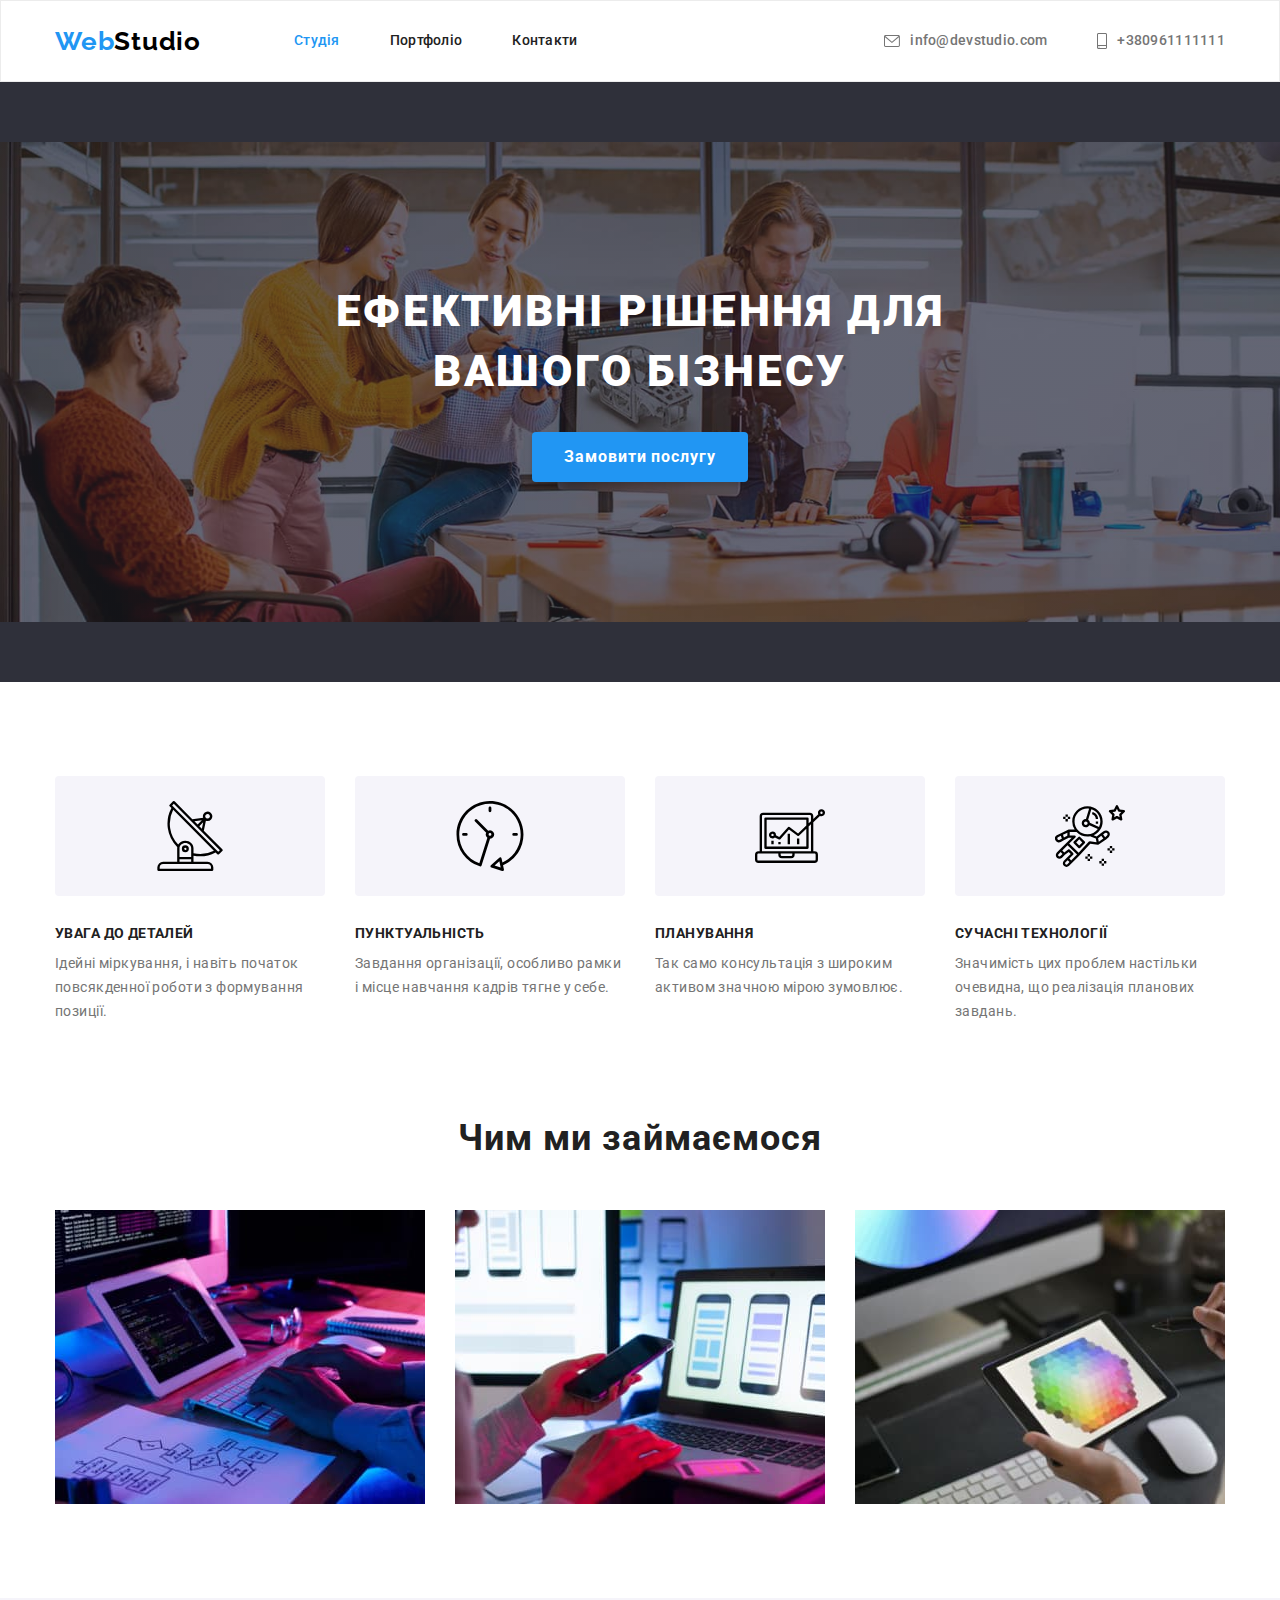
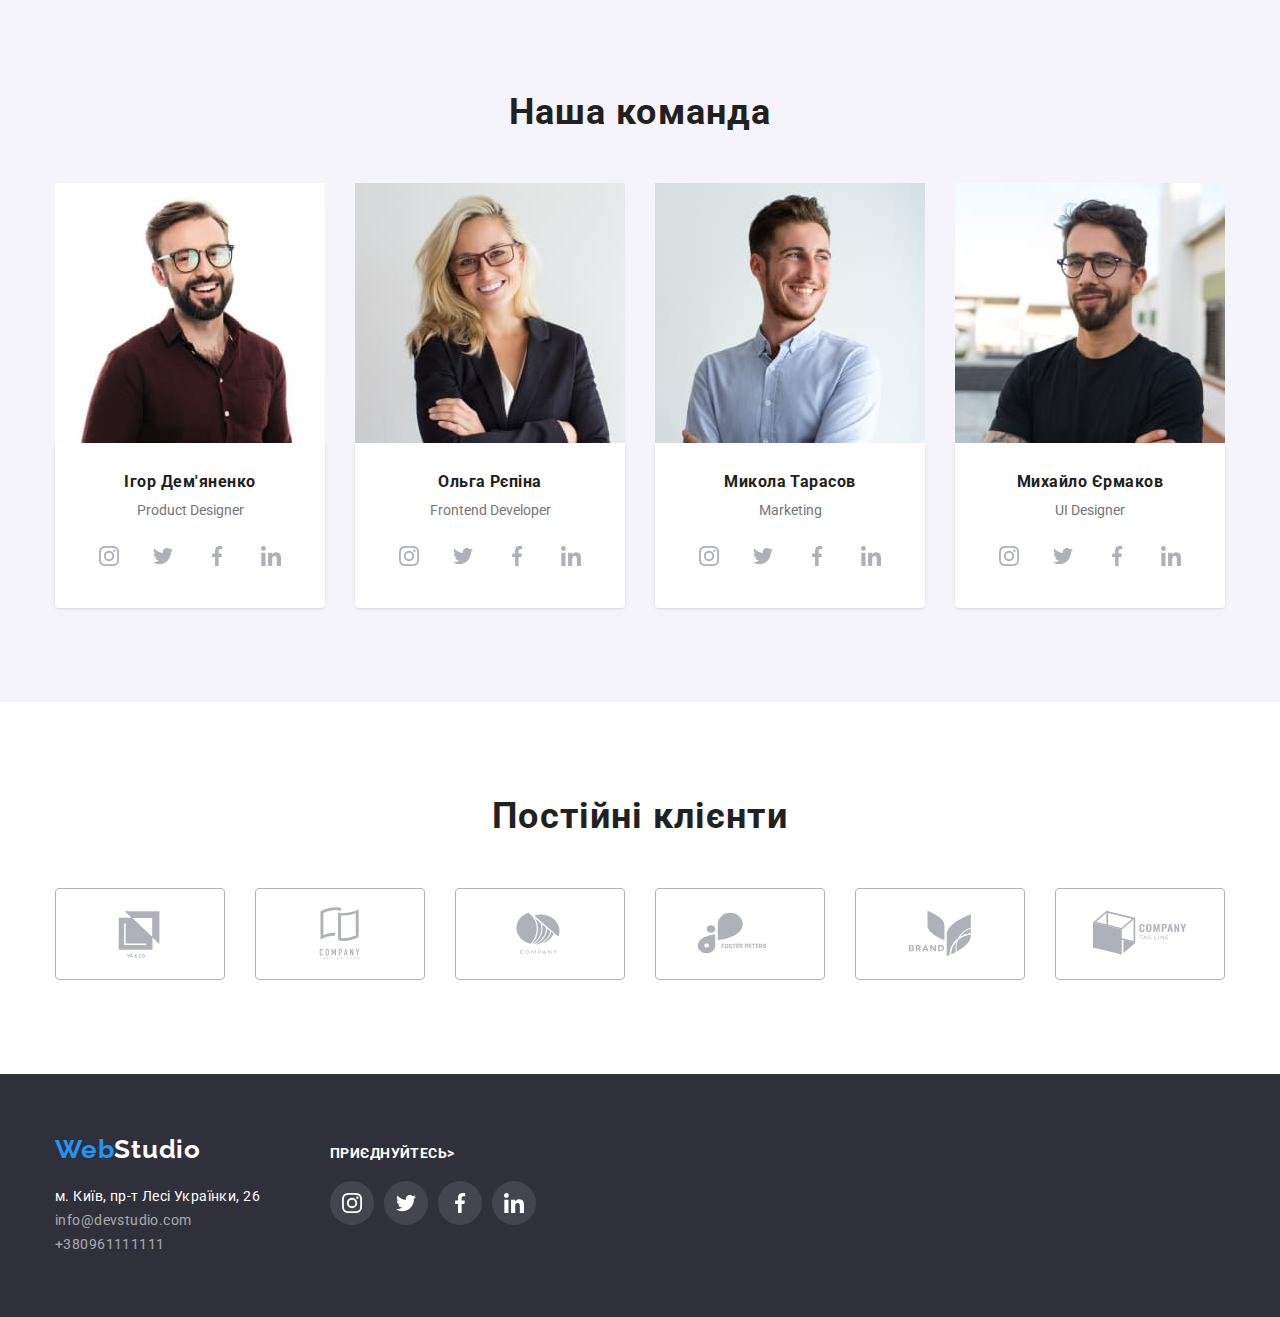
<file: index.html>
<!DOCTYPE html>
<html lang="uk">
  <head>
    <meta charset="UTF-8" />
    <meta http-equiv="X-UA-Compatible" content="IE=edge" />
    <meta name="viewport" content="width=device-width, initial-scale=1.0" />
    <link
      rel="stylesheet"
      href="https://cdnjs.cloudflare.com/ajax/libs/modern-normalize/1.1.0/modern-normalize.min.css"
    />

    <link rel="stylesheet" href="./css/styles.css" />
    <link rel="preconnect" href="https://fonts.googleapis.com" />
    <link rel="preconnect" href="https://fonts.gstatic.com" crossorigin />
    <link
      href="https://fonts.googleapis.com/css2?family=Raleway:wght@700&family=Roboto:wght@400;500;700;900&display=swap"
      rel="stylesheet"
    />
    <title>WebStudio</title>
  </head>
  <body>
    <!-- Шапка -->
    <header class="header">
      <!-- Меню навігації -->
      <div class="container nav-flex">
        <nav class="nav">
          <a href="index.html" class="logo link">Web<span class="logo-dark">Studio</span></a>

          <ul class="nav-list list">
            <li class="nav-item">
              <a href="index.html" class="nav-link link current">Студія</a>
            </li>

            <li class="nav-item">
              <a href="./portfolio.html" class="nav-link link">Портфоліо</a>
            </li>

            <li class="nav-item">
              <a href="#" class="nav-link link">Контакти</a>
            </li>
          </ul>
        </nav>

        <!-- Контакти -->
        <ul class="address-list list">
          <li>
            <a href="mailto:info@devstudio.com" class="contact-link link">
              <svg class="contact-icon" width="16" height="12">
                <use href="./img/symbol-defs.svg#mail"></use>
              </svg>
              info@devstudio.com</a
            >
          </li>

          <li>
            <a href="tel:+380961111111" class="contact-link link">
              <svg class="contact-icon" width="10" height="16">
                <use href="./img/symbol-defs.svg#smartphone"></use>
              </svg>
              +380961111111</a
            >
          </li>
        </ul>
      </div>
    </header>

    <!-- Контент -->
    <main>
      <section class="hero section">
        <div class="container">
          <h1 class="hero-title">Ефективні рішення для вашого бізнесу</h1>
          <button type="button" class="btn">Замовити послугу</button>
        </div>
      </section>

      <!-- Особливості -->
      <section class="feature section">
        <div class="container">
          <h2 class="visually-hidden title">Наші переваги</h2>
          <ul class="feature-list list">
            <li class="feature-item">
              <div class="feature-icon">
                <svg width="70" height="70">
                  <use href="./img/symbol-defs.svg#antenna"></use>
                </svg>
              </div>
              <h3 class="feature-title">Увага до деталей</h3>
              <p class="feature-text">
                Ідейні міркування, і навіть початок повсякденної роботи з формування позиції.
              </p>
            </li>

            <li class="feature-item">
              <div class="feature-icon">
                <svg width="70" height="70">
                  <use href="./img/symbol-defs.svg#clock"></use>
                </svg>
              </div>
              <h3 class="feature-title">Пунктуальність</h3>
              <p class="feature-text">
                Завдання організації, особливо рамки і місце навчання кадрів тягне у себе.
              </p>
            </li>

            <li class="feature-item">
              <div class="feature-icon">
                <svg width="70" height="70">
                  <use href="./img/symbol-defs.svg#diagram"></use>
                </svg>
              </div>
              <h3 class="feature-title">Планування</h3>
              <p class="feature-text">
                Так само консультація з широким активом значною мірою зумовлює.
              </p>
            </li>

            <li class="feature-item">
              <div class="feature-icon">
                <svg width="70" height="70">
                  <use href="./img/symbol-defs.svg#astronaut"></use>
                </svg>
              </div>
              <h3 class="feature-title">Сучасні технології</h3>
              <p class="feature-text">
                Значимість цих проблем настільки очевидна, що реалізація планових завдань.
              </p>
            </li>
          </ul>
        </div>
      </section>

      <!-- Чим ми займаємося -->
      <section class="about section">
        <div class="container">
          <h2 class="title">Чим ми займаємося</h2>
          <ul class="about-list list">
            <li class="about-item">
              <img src="./img/box1.jpg" alt="пише код" width="370" class="about-img" />
            </li>

            <li class="about-item">
              <img
                src="./img/box2.jpg"
                alt="звірює розроблену мобільну версію з телефоном"
                width="370"
                class="about-img"
              />
            </li>

            <li class="about-item">
              <img
                src="./img/box3.jpg"
                alt="розробка графічного дизайну"
                width="370"
                class="about-img"
              />
            </li>
          </ul>
        </div>
      </section>

      <!--Наша команда-->
      <section class="team section">
        <div class="container">
          <h2 class="title">Наша команда</h2>

          <ul class="team-list list">
            <li class="team-item">
              <img src="./img/demyanenko.jpg" alt="Ігор Дем'яненко" width="270" class="team-img" />
              <div class="team-box">
                <h3 class="team-title">Ігор Дем'яненко</h3>
                <p lang="en" class="team-text">Product Designer</p>
                <ul class="icon-list list">
                  <li class="team-item">
                    <a href="" class="icon-link link">
                      <svg class="icon-team" width="20" height="20">
                        <use href="./img/symbol-defs.svg#instagram"></use>
                      </svg>
                    </a>
                  </li>
                  <li class="team-item">
                    <a href="" class="icon-link link">
                      <svg class="icon-team" width="20" height="20">
                        <use href="./img/symbol-defs.svg#twitter"></use>
                      </svg>
                    </a>
                  </li>
                  <li class="team-item">
                    <a href="" class="icon-link link">
                      <svg class="icon-team" width="20" height="20">
                        <use href="./img/symbol-defs.svg#facebook"></use>
                      </svg>
                    </a>
                  </li>
                  <li class="team-item">
                    <a href="" class="icon-link link">
                      <svg class="icon-team" width="20" height="20">
                        <use href="./img/symbol-defs.svg#linkedin"></use>
                      </svg>
                    </a>
                  </li>
                </ul>
              </div>
            </li>

            <li class="team-item">
              <img src="./img/repina.jpg" alt="Ольга Рєпіна" width="270" class="team-img" />
              <div class="team-box">
                <h3 class="team-title">Ольга Рєпіна</h3>
                <p lang="en" class="team-text">Frontend Developer</p>
                <ul class="icon-list list">
                  <li class="team-item">
                    <a href="" class="icon-link link">
                      <svg class="icon-team" width="20" height="20">
                        <use href="./img/symbol-defs.svg#instagram"></use>
                      </svg>
                    </a>
                  </li>
                  <li class="team-item">
                    <a href="" class="icon-link link">
                      <svg class="icon-team" width="20" height="20">
                        <use href="./img/symbol-defs.svg#twitter"></use>
                      </svg>
                    </a>
                  </li>
                  <li class="team-item">
                    <a href="" class="icon-link link">
                      <svg class="icon-team" width="20" height="20">
                        <use href="./img/symbol-defs.svg#facebook"></use>
                      </svg>
                    </a>
                  </li>
                  <li class="team-item">
                    <a href="" class="icon-link link">
                      <svg class="icon-team" width="20" height="20">
                        <use href="./img/symbol-defs.svg#linkedin"></use>
                      </svg>
                    </a>
                  </li>
                </ul>
              </div>
            </li>

            <li class="team-item">
              <img src="./img/tarasov.jpg" alt="Микола Тарасов" width="270" class="team-img" />
              <div class="team-box">
                <h3 class="team-title">Микола Тарасов</h3>
                <p lang="en" class="team-text">Marketing</p>
                <ul class="icon-list list">
                  <li class="team-item">
                    <a href="" class="icon-link link">
                      <svg class="icon-team" width="20" height="20">
                        <use href="./img/symbol-defs.svg#instagram"></use>
                      </svg>
                    </a>
                  </li>
                  <li class="team-item">
                    <a href="" class="icon-link link">
                      <svg class="icon-team" width="20" height="20">
                        <use href="./img/symbol-defs.svg#twitter"></use>
                      </svg>
                    </a>
                  </li>
                  <li class="team-item">
                    <a href="" class="icon-link link">
                      <svg class="icon-team" width="20" height="20">
                        <use href="./img/symbol-defs.svg#facebook"></use>
                      </svg>
                    </a>
                  </li>
                  <li class="team-item">
                    <a href="" class="icon-link link">
                      <svg class="icon-team" width="20" height="20">
                        <use href="./img/symbol-defs.svg#linkedin"></use>
                      </svg>
                    </a>
                  </li>
                </ul>
              </div>
            </li>

            <li class="team-item">
              <img src="./img/ermakov.jpg" alt="Михайло Єрмаков" width="270" class="team-img" />
              <div class="team-box">
                <h3 class="team-title">Михайло Єрмаков</h3>
                <p lang="en" class="team-text">UI Designer</p>
                <ul class="icon-list list">
                  <li class="team-item">
                    <a href="" class="icon-link link">
                      <svg class="icon-team" width="20" height="20">
                        <use href="./img/symbol-defs.svg#instagram"></use>
                      </svg>
                    </a>
                  </li>
                  <li class="team-item">
                    <a href="" class="icon-link link">
                      <svg class="icon-team" width="20" height="20">
                        <use href="./img/symbol-defs.svg#twitter"></use>
                      </svg>
                    </a>
                  </li>
                  <li class="team-item">
                    <a href="" class="icon-link link">
                      <svg class="icon-team" width="20" height="20">
                        <use href="./img/symbol-defs.svg#facebook"></use>
                      </svg>
                    </a>
                  </li>
                  <li class="team-item">
                    <a href="" class="icon-link link">
                      <svg class="icon-team" width="20" height="20">
                        <use href="./img/symbol-defs.svg#linkedin"></use>
                      </svg>
                    </a>
                  </li>
                </ul>
              </div>
            </li>
          </ul>
        </div>
      </section>

      <!--Постійні клієнти-->
      <section class="client section">
        <div class="container">
          <h2 class="title">Постійні клієнти</h2>
          <ul class="client-list list">
            <li class="client-item">
              <a class="client-link" href="">
                <svg class="client-icon" width="106" height="60">
                  <use href="./img/symbol-defs.svg#client1"></use>
                </svg>
              </a>
            </li>

            <li class="client-item">
              <a class="client-link" href="">
                <svg class="client-icon" width="106" height="60">
                  <use href="./img/symbol-defs.svg#client2"></use>
                </svg>
              </a>
            </li>

            <li class="client-item">
              <a class="client-link" href="">
                <svg class="client-icon" width="106" height="60">
                  <use href="./img/symbol-defs.svg#client3"></use>
                </svg>
              </a>
            </li>

            <li class="client-item">
              <a class="client-link" href="">
                <svg class="client-icon" width="106" height="60">
                  <use href="./img/symbol-defs.svg#client4"></use>
                </svg>
              </a>
            </li>

            <li class="client-item">
              <a class="client-link" href="">
                <svg class="client-icon" width="106" height="60">
                  <use href="./img/symbol-defs.svg#client5"></use>
                </svg>
              </a>
            </li>

            <li class="client-item">
              <a class="client-link" href="">
                <svg class="client-icon" width="106" height="60">
                  <use href="./img/symbol-defs.svg#client6"></use>
                </svg>
              </a>
            </li>
          </ul>
        </div>
      </section>
    </main>

    <!-- Підвал -->
    <footer class="footer">
      <div class="container footer-container">
        <div class="address-container">
          <a href="index.html" class="logo link">Web<span class="logo-light">Studio</span></a>
          <address class="address">
            <ul class="adreess-list list">
              <li class="address-item">
                <a
                  href="https://goo.gl/maps/CPtrU1FHBa2aNyZL9"
                  target="_blank"
                  rel="noopener noreferrer nofollow"
                  class="address-link"
                  >м. Київ, пр-т Лесі Українки, 26
                </a>
              </li>

              <li class="address-item">
                <a href="mailto:info@devstudio.com" class="address-contact link"
                  >info@devstudio.com</a
                >
              </li>

              <li class="address-item">
                <a href="tel:+380961111111" class="address-contact link">+380961111111</a>
              </li>
            </ul>
          </address>
        </div>

        <div class="social-container">
          <p class="social-title">Приєднуйтесь></p>
          <ul class="social-list list">
            <li class="social-item">
              <a href="" class="social-link link">
                <svg class="social-icon" width="20" height="20">
                  <use href="./img/symbol-defs.svg#instagram"></use>
                </svg>
              </a>
            </li>

            <li class="social-item">
              <a href="" class="social-link link">
                <svg class="social-icon" width="20" height="20">
                  <use href="./img/symbol-defs.svg#twitter"></use>
                </svg>
              </a>
            </li>

            <li class="social-item">
              <a href="" class="social-link link">
                <svg class="social-icon" width="20" height="20">
                  <use href="./img/symbol-defs.svg#facebook"></use>
                </svg>
              </a>
            </li>

            <li class="social-item">
              <a href="" class="social-link link">
                <svg class="social-icon" width="20" height="20">
                  <use href="./img/symbol-defs.svg#linkedin"></use>
                </svg>
              </a>
            </li>
          </ul>
        </div>
      </div>
    </footer>
  </body>
</html>
</file>
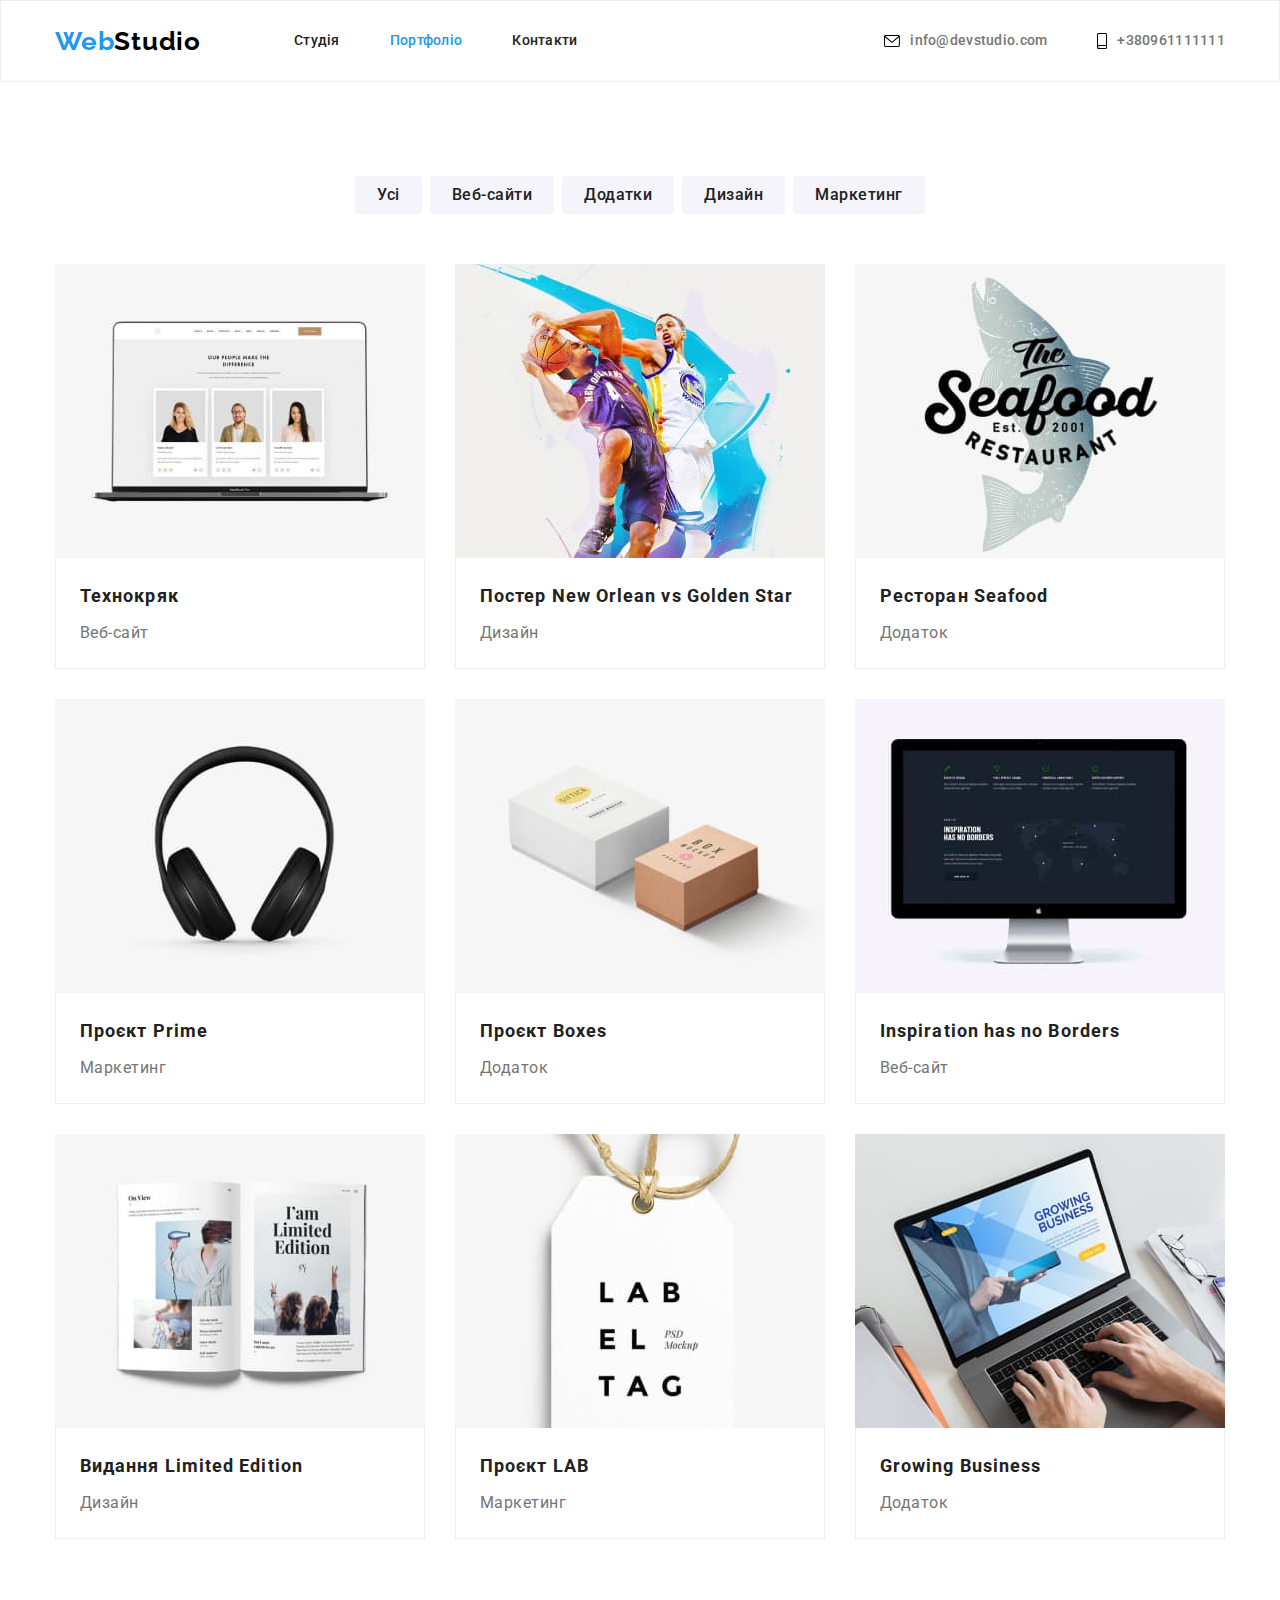
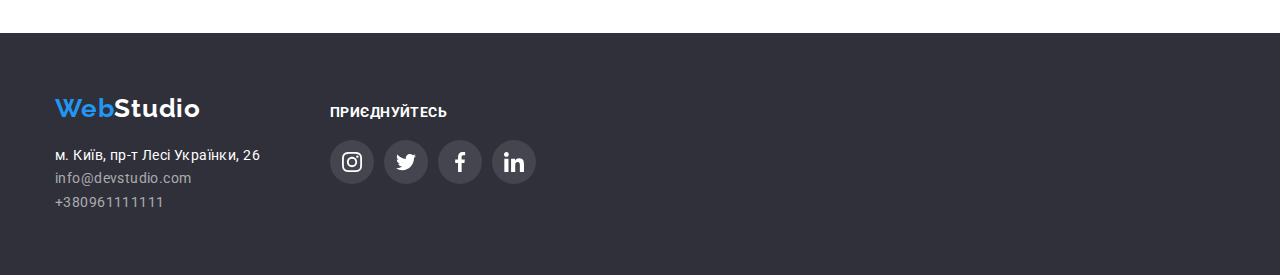
<file: portfolio.html>
<!DOCTYPE html>
<html lang="uk">
  <head>
    <meta charset="UTF-8" />
    <meta http-equiv="X-UA-Compatible" content="IE=edge" />
    <meta name="viewport" content="width=device-width, initial-scale=1.0" />

    <link rel="preconnect" href="https://fonts.googleapis.com" />
    <link rel="preconnect" href="https://fonts.gstatic.com" crossorigin />
    <link
      rel="stylesheet"
      href="https://cdnjs.cloudflare.com/ajax/libs/modern-normalize/1.1.0/modern-normalize.min.css"
    />

    <link rel="stylesheet" href="./css/styles.css" />
    <link
      href="https://fonts.googleapis.com/css2?family=Raleway:wght@700&family=Roboto:wght@400;500;700;900&display=swap"
      rel="stylesheet"
    />
    <title>Portfolio</title>
  </head>

  <body>
    <!-- Шапка -->
    <header class="header">
      <!-- Меню навігації -->
      <div class="container nav-flex">
        <nav class="nav">
          <a href="./index.html" class="logo link">Web<span class="logo-dark">Studio</span></a>

          <ul class="nav-list list">
            <li class="nav-item">
              <a href="./index.html" class="nav-link link">Студія</a>
            </li>

            <li class="nav-item">
              <a href="portfolio.html" class="nav-link link current">Портфоліо</a>
            </li>

            <li class="nav-item">
              <a href="#" class="nav-link link">Контакти</a>
            </li>
          </ul>
        </nav>

        <!-- Контакти -->
        <ul class="address-list list">
          <li>
            <a href="mailto:info@devstudio.com" class="contact-link link">
              <svg class="address-icon" width="16" height="12">
                <use href="./img/symbol-defs.svg#mail"></use>
              </svg>
              info@devstudio.com</a
            >
          </li>

          <li>
            <a href="tel:+380961111111" class="contact-link link">
              <svg class="address-icon" width="10" height="16">
                <use href="./img/symbol-defs.svg#smartphone"></use>
              </svg>
              +380961111111</a
            >
          </li>
        </ul>
      </div>
    </header>

    <!-- Контент -->
    <main>
      <!-- Фільтри -->
      <section class="filter section">
        <div class="container">
          <h1 class="visually-hidden title">Фільтри</h1>

          <ul class="filter-list list">
            <li class="filter-item">
              <button class="filter-button" type="button">Усі</button>
            </li>
            <li class="filter-item">
              <button class="filter-button" type="button">Веб-сайти</button>
            </li>
            <li class="filter-item">
              <button class="filter-button" type="button">Додатки</button>
            </li>
            <li class="filter-item">
              <button class="filter-button" type="button">Дизайн</button>
            </li>
            <li class="filter-item">
              <button class="filter-button" type="button">Маркетинг</button>
            </li>
          </ul>

          <ul class="card-list list">
            <li class="card-item">
              <a href="#" class="card-link link">
                <img
                  src="img/progect1.jpg"
                  alt="Відкритий веб-сайт на ноуті"
                  width="370"
                  class="card-img"
                />
                <div class="card-box">
                  <h3 class="card-title">Технокряк</h3>
                  <p class="card-text">Веб-сайт</p>
                </div>
              </a>
            </li>

            <li class="card-item">
              <a href="#" class="card-link link">
                <img
                  src="img/project2.jpg"
                  alt="постер з гри баскетболу двох команд"
                  width="370"
                  class="card-img"
                />
                <div class="card-box">
                  <h3 class="card-title">
                    Постер <span lang="en"> New Orlean vs Golden Star</span>
                  </h3>
                  <p class="card-text">Дизайн</p>
                </div>
              </a>
            </li>

            <li class="card-item">
              <a href="#" class="card-link link">
                <img src="img/project3.jpg" alt="додаток ресторану" width="370" class="card-img" />
                <div class="card-box">
                  <h3 class="card-title">Ресторан <span lang="en">Seafood</span></h3>
                  <p class="card-text">Додаток</p>
                </div>
              </a>
            </li>

            <li class="card-item">
              <a href="#" class="card-link link">
                <img src="img/project4.jpg" alt="навушники" width="370" class="card-img" />
                <div class="card-box">
                  <h3 class="card-title">Проєкт <span lang="en">Prime</span></h3>
                  <p class="card-text">Маркетинг</p>
                </div>
              </a>
            </li>

            <li class="card-item">
              <a href="#" class="card-link link">
                <img src="img/project5.jpg" alt="коробки" width="370" class="card-img" />
                <div class="card-box">
                  <h3 class="card-title">Проєкт <span lang="en">Boxes</span></h3>
                  <p class="card-text">Додаток</p>
                </div>
              </a>
            </li>

            <li class="card-item">
              <a href="#" class="card-link link">
                <img src="img/project6.jpg" alt="монітор" width="370" class="card-img" />
                <div class="card-box">
                  <h3 class="card-title"><span lang="en">Inspiration has no Borders</span></h3>
                  <p class="card-text">Веб-сайт</p>
                </div>
              </a>
            </li>

            <li class="card-item">
              <a href="#" class="card-link link">
                <img src="img/project7.jpg" alt="книга" width="370" class="card-img" />
                <div class="card-box">
                  <h3 class="card-title">Видання Limited Edition</h3>
                  <p class="card-text">Дизайн</p>
                </div>
              </a>
            </li>

            <li class="card-item">
              <a href="#" class="card-link link">
                <img src="img/project8.jpg" alt="бірочка" width="370" class="card-img" />
                <div class="card-box">
                  <h3 class="card-title">Проєкт <span lang="en">LAB</span></h3>
                  <p class="card-text">Маркетинг</p>
                </div>
              </a>
            </li>

            <li class="card-item">
              <a href="#" class="card-link link">
                <img src="img/project9.jpg" alt="друкує на ноуті" width="370" class="card-img" />
                <div class="card-box">
                  <h3 class="card-title"><span lang="en">Growing Business</span></h3>
                  <p class="card-text">Додаток</p>
                </div>
              </a>
            </li>
          </ul>
        </div>
      </section>
    </main>

    <!-- Підвал -->
    <footer class="footer">
      <div class="container">
        <div class="footer-container">
          <div class="address-container">
            <a href="index.html" class="logo link">Web<span class="logo-light">Studio</span></a>

            <address class="address">
              <ul class="adreess-list list">
                <li class="address-item">
                  <a
                    href="https://goo.gl/maps/CPtrU1FHBa2aNyZL9"
                    target="_blank"
                    rel="noopener noreferrer nofollow"
                    class="address-link"
                    >м. Київ, пр-т Лесі Українки, 26
                  </a>
                </li>

                <li class="address-item">
                  <a href="mailto:info@devstudio.com" class="address-contact link"
                    >info@devstudio.com</a
                  >
                </li>

                <li class="address-item">
                  <a href="tel:+380961111111" class="address-contact link">+380961111111</a>
                </li>
              </ul>
            </address>
          </div>

          <div class="social-container">
            <h2 class="social-title">Приєднуйтесь</h2>
            <ul class="social-list list">
              <li class="social-item">
                <a href="" class="social-link link">
                  <svg class="social-icon" width="20" height="20">
                    <use href="./img/symbol-defs.svg#instagram"></use>
                  </svg>
                </a>
              </li>

              <li class="social-item">
                <a href="" class="social-link link">
                  <svg class="social-icon" width="20" height="20">
                    <use href="./img/symbol-defs.svg#twitter"></use>
                  </svg>
                </a>
              </li>

              <li class="social-item">
                <a href="" class="social-link link">
                  <svg class="social-icon" width="20" height="20">
                    <use href="./img/symbol-defs.svg#facebook"></use>
                  </svg>
                </a>
              </li>

              <li class="social-item">
                <a href="" class="social-link link">
                  <svg class="social-icon" width="20" height="20">
                    <use href="./img/symbol-defs.svg#linkedin"></use>
                  </svg>
                </a>
              </li>
            </ul>
          </div>
        </div>
      </div>
    </footer>
  </body>
</html>
</file>
<file: css/styles.css>
html {
  box-sizing: border-box;
}

:root {
  --main-light-color: #ffffff;
  --main-font-color: #757575;
  --secondory-font-color: #212121;
  --accent-color: #2196f3;
  --secondary-accent-color: #188ce8;
  --logo-color: #000000;
  --boder-bg-color: #2f303a;
  --section-team-bg-color: #f5f4fa;
  --address-text-color: rgba(255, 255, 255, 0.6);
  --border-color: #eeeeee;
  --border-header-color: #ececec;
  --shadow-btn-color: rgba(0, 0, 0, 0.15);
  --icon-color: #afb1b8;
}

*,
*::before,
*::after {
  box-sizing: inherit;
}

body {
  font-family: 'Roboto', sans-serif;
  font-size: 14px;
  background-color: var(--main-light-color);
  color: var(--main-font-color);
  margin: 0;
}

.list {
  list-style: none;
}

.link {
  text-decoration: none;
}

h1,
h2,
h3,
p,
ul {
  margin: 0;
  padding: 0;
}

img {
  display: block;
  max-width: 100%;
  height: auto;
}

.container {
  width: 1200px;
  margin-left: auto;
  margin-right: auto;
  padding-left: 15px;
  padding-right: 15px;
}

.section {
  padding-top: 94px;
  padding-bottom: 94px;
  width: 100%;
}

/* Шапка */
.header {
  border: 1px solid var(--border-header-color);
}

.nav-flex,
.nav,
.address-list {
  display: flex;
  align-items: center;
}

.logo,
.logo-dark {
  font-family: 'Raleway';
  font-style: normal;
  font-weight: 700;
  font-size: 26px;
  line-height: 1.19;
  letter-spacing: 0.03em;
  color: var(--accent-color);
}

.logo-dark {
  color: var(--logo-color);
}

.nav-list {
  display: flex;
  gap: 50px;
  margin-left: 93px;
}

.nav-link {
  display: block;
  padding-top: 32px;
  padding-bottom: 32px;
  font-weight: 500;
  line-height: 1.14;
  letter-spacing: 0.02em;
  color: var(--secondory-font-color);
}

.nav-link.current {
  color: var(--accent-color);
}

.nav-link:hover,
.nav-link:focus {
  color: var(--accent-color);
}

.address-list {
  display: flex;
  margin-left: auto;
  gap: 50px;
}

.contact-link {
  font-weight: 500;
  line-height: 1.14;
  letter-spacing: 0.02em;
  color: var(--main-font-color);
  display: flex;
  justify-content: center;
  align-items: center;
  padding-top: 32px;
  padding-bottom: 32px;
  gap: 10px;
}

.contact-link:hover,
.contact-link:focus {
  color: var(--accent-color);
}

.contact-icon {
  fill: currentColor;
}

/* hero */

.hero {
  width: 100%;
  padding-top: 200px;
  padding-bottom: 200px;
  text-align: center;
  max-width: 1600px;
  height: 600px;
  margin-left: auto;
  margin-right: auto;
  background-color: var(--boder-bg-color);
  background-image: linear-gradient(to right,
        rgba(47,48, 58, 0.4), 
        rgba(47,48,58,0.4)),
        url(../img/overlay.jpg);
  background-repeat: no-repeat;
  background-position: center;
  background-size: contain;
  text-align: center;
}

.hero-title {
  font-weight: 900;
  font-size: 44px;
  line-height: 1.36;
  letter-spacing: 0.06em;
  text-transform: uppercase;
  color: var(--main-light-color);
  max-width: 696px;
  margin-right: auto;
  margin-bottom: 30px;
  margin-left: auto;
}

.btn {
  font-weight: 700;
  font-size: 16px;
  line-height: 1.87;
  letter-spacing: 0.06em;
  color: var(--main-light-color);
  background: var(--accent-color);
  box-shadow: 0px 4px 4px var(--shadow-btn-color);
  border-radius: 4px;
  border: none;
  cursor: pointer;
  display: inline-block;
  padding: 10px 32px;
  min-width: 216px;
}

.btn:hover,
.btn:focus {
  background-color: var(--secondary-accent-color);
}


/* Особливості */

.visually-hidden {
  position: absolute;
  white-space: nowrap;
  width: 1px;
  height: 1px;
  overflow: hidden;
  border: 0;
  padding: 0;
  clip: rect(0 0 0 0);
  clip-path: inset(50%);
  margin: -1px;
}

.feature-list {
  display: flex;
  flex-direction: row;
  gap: 30px;
}

.feature-item {
  width: 270px;
}

.feature-icon {
  display: flex;
  width: 270px;
  height: 120px;
  margin-bottom: 30px;
  justify-content: center;
  align-items: center;
  border-radius: 4px;
  background-color: var(--section-team-bg-color);
}

.feature-title {
  font-size: 14px;
  line-height: 1.14;
  letter-spacing: 0.03em;
  text-transform: uppercase;
  color: var(--secondory-font-color);
  margin-bottom: 10px;
}

.feature-text {
  line-height: 1.71;
  letter-spacing: 0.03em;
  width: 270px;
}

/*Чим ми займаємось */
.title {
  font-size: 36px;
  line-height: 1.16;
  letter-spacing: 0.03em;
  color: var(--secondory-font-color);
  text-align: center;
  margin-bottom: 50px;
}

.about.section {
  padding-top: 0;
}

.about-list {
  display: flex;
  flex-direction: row;
  gap: 30px;
}

/* Наша команда */

.team {
  background-color: var(--section-team-bg-color);
}

.team-list {
  display: flex;
  flex-direction: row;
  gap: 30px;
}

.team-title {
  font-size: 16px;
  line-height: 1.18;
  letter-spacing: 0.03em;
  color: var(--secondory-font-color);
  margin-bottom: 10px;
}

.team-box {
  background-color: var(--main-light-color);
  width: 270px;
  padding-top: 30px;
  padding-bottom: 30px;
  box-shadow: 0px 1px 3px rgba(0, 0, 0, 0.12); 0px 1px 1px rgba(0,0,0, 0.14),  0px 2px 1px rgba(0, 0, 0, 0.2);
  border-radius: 0px 0px 4px 4px;
  text-align: center;
}

.team-text {
  margin-bottom: 16px;
}

.icon-list {
  display: flex;
  justify-content: center;
  align-items: center;
  gap: 10px;
}

.icon-link {
  display: flex;
  justify-content: center;
  align-items: center;
  width: 44px;
  height: 44px;
  border-radius: 50%;
  color: var(--icon-color);
  background-color: var(--main-light-color);
}

.icon-link:hover,
.icon-link:focus {
  color: var(--main-light-color);
  background-color: var(--accent-color);
}

.icon-team {
  fill: currentColor;
}

/* Постійні клієнти */
.client-list {
  display: flex;
  flex-direction: row;
  justify-content: center;
  gap: 30px;
}

.client-link {
  width: 170px;
  height: 92px;
  display: flex;
  justify-content: center;
  align-items: center;
  border: 1px solid #afb1b8;
  border-radius: 4px;
  color: var(--icon-color);
  border-color: var(--icon-color);
}

.client-link:hover,
.client-link:focus {
  color: var(--accent-color);
  border-color: var(--accent-color);
}

.client-icon {
  fill: currentColor;
}


/* Підвал */

.footer {
  background-color: var(--boder-bg-color);
  padding-top: 60px;
  padding-bottom: 60px;
}

.footer .logo {
  display: inline-block;
  margin-bottom: 20px;
}

.logo-light {
  color: var(--main-light-color);
}

.address {
  font-style: normal;
}

.address-link {
  letter-spacing: 0.03em;
  line-height: 1.71;
  color: var(--main-light-color);
  text-decoration: none;
  margin-bottom: 9px;
}


.address-contact:hover,
.address-link:hover,
.address-contact:focus,
.address-link:focus {
  color: var(--accent-color);
}

.address-contact {
  letter-spacing: 0.03em;
  line-height: 1.71;
  color: var(--address-text-color);
}

.footer-container {
  display: flex;
  align-items: baseline;
  gap: 70px;
}

.social-title {
  font-weight: 700;
  font-size: 14px;
  line-height: calc(16 / 14);
  letter-spacing: 0.03em;
  text-transform: uppercase;
  margin-bottom: 20px;
  color: var(--main-light-color);
}

.social-list {
  display: flex;
  justify-content: center;
  align-items: center;
  gap: 10px;
}

.social-link {
  width: 44px;
  height: 44px;
  color: var(--main-light-color);
  background-color: rgba(255, 255, 255, 0.1);
  display: flex;
  justify-content: center;
  align-items: center;
  border-radius: 50%;
}

.social-link:hover,
.social-link:focus {
  background-color: var(--accent-color);
}

.social-icon {
  fill: currentColor;
  fill: #ffffff;
}


/* Портфоліo *.
/* Філтри */

.filter-list {
  display: flex;
  flex-direction: row;
  justify-content: center;
  gap: 8px;
  margin-bottom: 50px;
}

.filter-button {
  font-family: inherit;
  font-weight: 500;
  font-size: 16px;
  line-height: 1.62;
  letter-spacing: 0.03em;
  text-align: center;
  color: var(--secondory-font-color);
  background: var(--section-team-bg-color);
  border-radius: 4px;
  border: none;
  cursor: pointer;
  padding-top: 6px;
  padding-right: 22px;
  padding-bottom: 6px;
  padding-left: 22px;
}

.filter-button:hover,
.filter-button:focus {
  color: var(--main-light-color);
  background-color: var(--accent-color);
  box-shadow: 0px 3px 1px rgba(0, 0, 0, 0.1), 0px 1px 2px rgba(0, 0, 0, 0.08),
    0px 2px 2px rgba(0, 0, 0, 0.12);
  border-radius: 4px;
}

.card-list {
  display: flex;
  flex-wrap: wrap;
  margin-bottom: -30px;
  margin-right: -30px;
}

.card-item {
  width: calc(100% / 3 - 30px);
  margin-right: 30px;
  margin-bottom: 30px;
}

.card-link {
  display: inline-block;
}

.card-link:hover,
.card-link:focus {
  box-shadow: 0px 1px 1px rgba(0, 0, 0, 0.12), 0px 4px 4px rgba(0, 0, 0, 0.06),
    1px 4px 6px rgba(0, 0, 0, 0.16);
}

.card-box {
  padding: 20px 24px;
  border: 1px solid var(--border-color);
  background-color: var(--main-light-color);
  border-top: none;
}

.card-title {
  font-weight: 700;
  font-size: 18px;
  line-height: 2;
  letter-spacing: 0.06em;
  color: var(--secondory-font-color);
  margin-bottom: 4px;
}

.card-text {
  font-size: 16px;
  line-height: 1.87;
  letter-spacing: 0.03em;
  color: var(--main-font-color);
}
</file>
